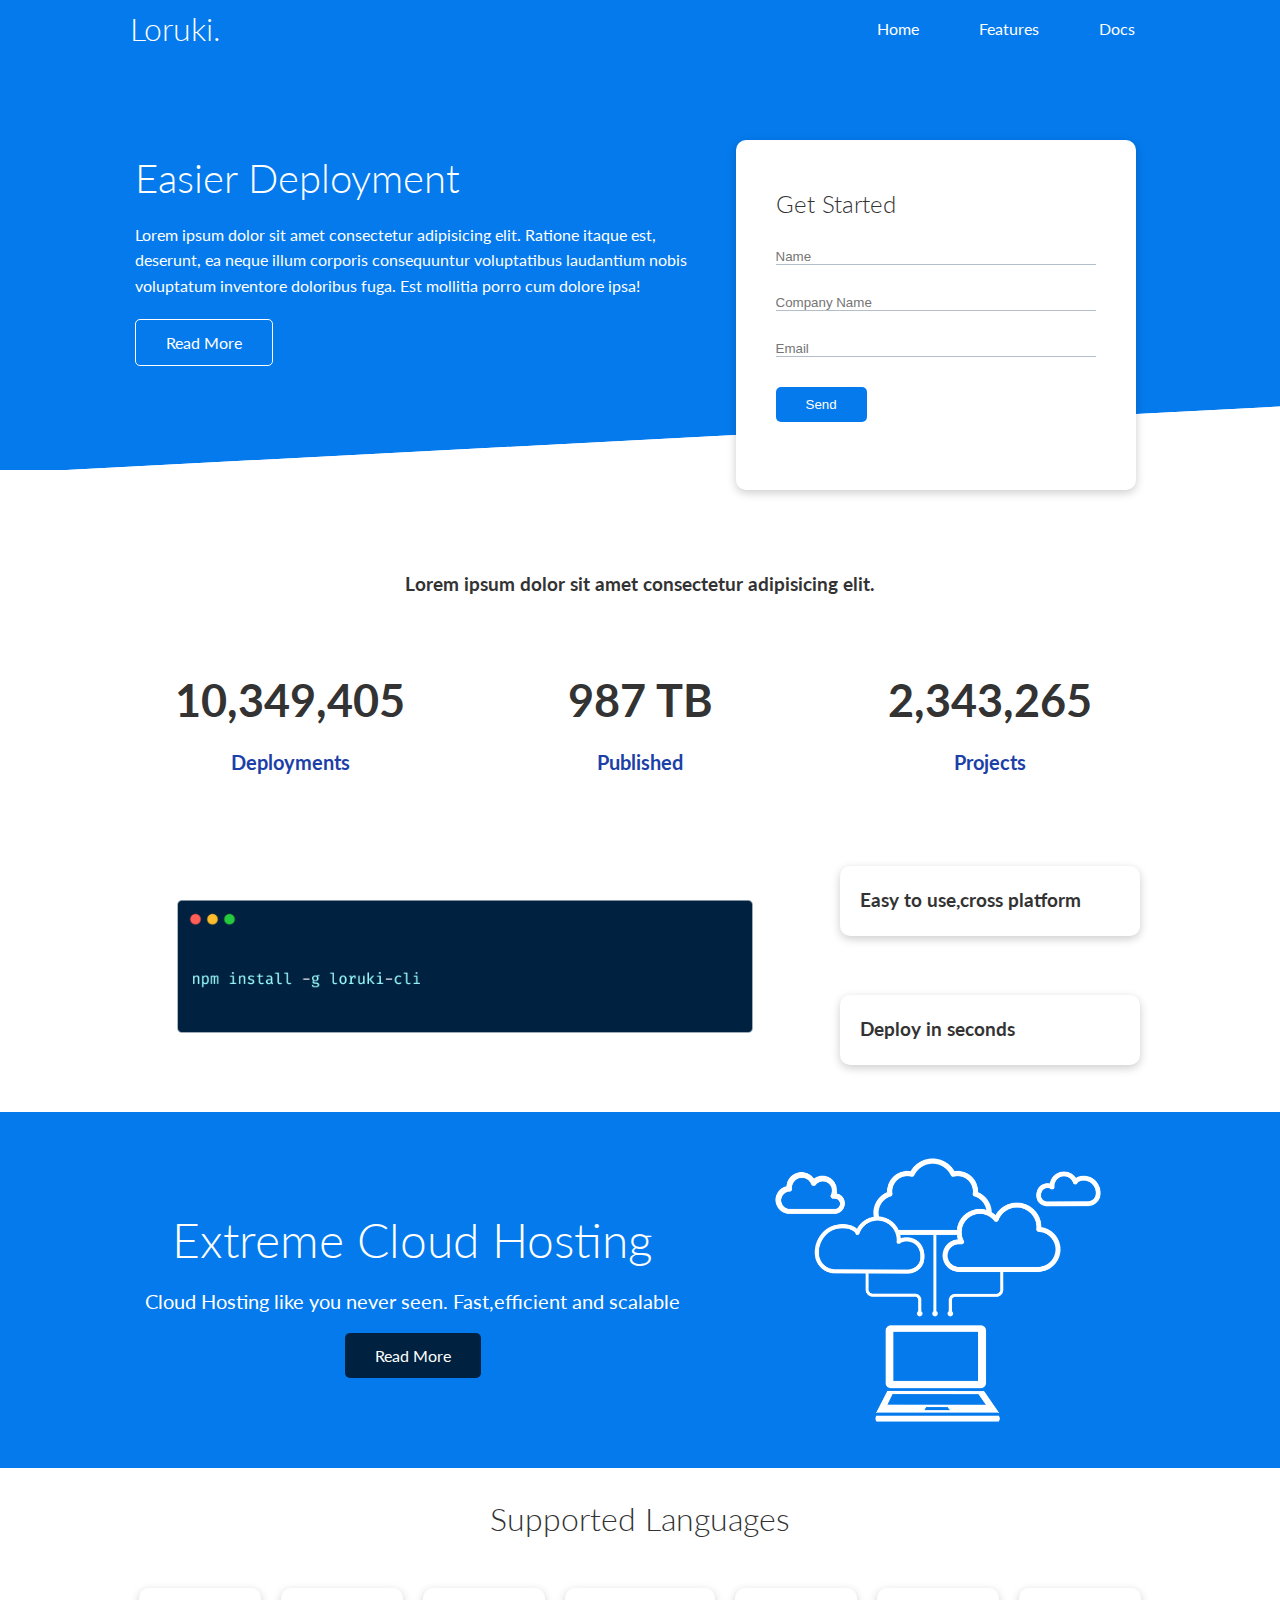
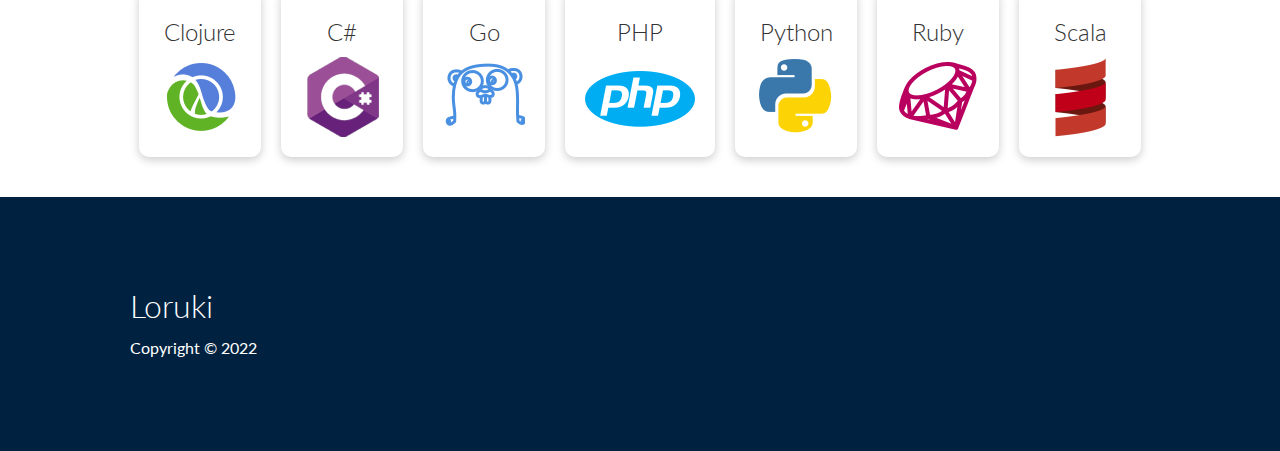
<file: index.html>
<html lang="en">
  <head>
    <meta charset="UTF-8" />
    <meta http-equiv="X-UA-Compatible" content="IE=edge" />
    <meta name="viewport" content="width=device-width, initial-scale=1.0" />
    <link
      rel="stylesheet"
      href="https://cdnjs.cloudflare.com/ajax/libs/font-awesome/6.1.1/css/all.min.css"
      integrity="sha512-KfkfwYDsLkIlwQp6LFnl8zNdLGxu9YAA1QvwINks4PhcElQSvqcyVLLD9aMhXd13uQjoXtEKNosOWaZqXgel0g=="
      crossorigin="anonymous"
      referrerpolicy="no-referrer"
    />
    <link rel="stylesheet" href="css/utilities.css" />
    <link rel="stylesheet" href="css/styles.css" />
    <title>Loruki | Cloud Hosting</title>
  </head>

  <body>
    <div class="navbar">
      <div class="container flex">
        <h1 class="logo">Loruki.</h1>
        <nav>
          <ul class="grid">
            <li><a href="index.html">Home</a></li>
            <li><a href="features.html">Features</a></li>
            <li><a href="docs.html">Docs</a></li>
          </ul>
        </nav>
      </div>
    </div>
    <!-- Showcase -->
    <section class="showcase">
      <div class="container grid">
        <div class="showcase-text">
          <h1>Easier Deployment</h1>
          <p>
            Lorem ipsum dolor sit amet consectetur adipisicing elit. Ratione
            itaque est, deserunt, ea neque illum corporis consequuntur
            voluptatibus laudantium nobis voluptatum inventore doloribus fuga.
            Est mollitia porro cum dolore ipsa!
          </p>
          <a href="features.html" class="btn btn-outline">Read More</a>
        </div>
        <div class="showcase-form card">
          <h2>Get Started</h2>
          <form>
            <div class="form-control">
              <input type="text" name="name" placeholder="Name" required />
            </div>
            <div class="form-control">
              <input
                type="text"
                name="company"
                placeholder="Company Name"
                required
              />
            </div>
            <div class="form-control">
              <input type="email" name="email" placeholder="Email" required />
            </div>
            <input type="submit" value="Send" class="btn btn-primary" />
          </form>
        </div>
      </div>
    </section>
    <!-- Stats -->
    <section class="stats">
      <div class="container">
        <h3 class="stats-heading text-center my-1">
          Lorem ipsum dolor sit amet consectetur adipisicing elit.
        </h3>
        <div class="grid grid-3 text-center my-4">
          <div>
            <i class="fas fa-upload fa-3x"></i>
            <h3>10,349,405</h3>
            <p class="text-secondary">Deployments</p>
          </div>
          <div>
            <i class="fas fa-server fa-3x"></i>
            <h3>987 TB</h3>
            <p class="text-secondary">Published</p>
          </div>
          <div>
            <i class="fas fa-project-diagram fa-3x"></i>
            <h3>2,343,265</h3>
            <p class="text-secondary">Projects</p>
          </div>
        </div>
      </div>
    </section>
    <!-- Cli -->
    <section class="cli">
      <div class="container grid">
        <img src="images/cli.png" alt="" />
        <div class="card">
          <h3>Easy to use,cross platform</h3>
        </div>
        <div class="card">
          <h3>Deploy in seconds</h3>
        </div>
      </div>
    </section>
    <!--  Cloud -->
    <section class="cloud bg-primary my-2 py-2">
      <div class="container grid">
        <div class="text-center">
          <h2 class="lg">Extreme Cloud Hosting</h2>
          <p class="lead my-1">
            Cloud Hosting like you never seen. Fast,efficient and scalable
          </p>
          <a href="features.html" class="btn btn-dark">Read More</a>
        </div>
        <img src="images/cloud.png" alt="" />
      </div>
    </section>
    <!-- Supported Languages -->
    <section class="languages">
      <h2 class="md text-center my-2">Supported Languages</h2>
      <div class="container flex">
        <div class="card">
          <h2>Clojure</h2>
          <img src="images/logos/clojure.png" alt="" />
        </div>
        <div class="card">
          <h2>C#</h2>
          <img src="images/logos/csharp.png" alt="" />
        </div>
        <div class="card">
          <h2>Go</h2>
          <img src="images/logos/go.png" alt="" />
        </div>
        <div class="card">
          <h2>PHP</h2>
          <img src="images/logos/php.png" alt="" />
        </div>
        <div class="card">
          <h2>Python</h2>
          <img src="images/logos/python.png" alt="" />
        </div>
        <div class="card">
          <h2>Ruby</h2>
          <img src="images/logos/ruby.png" alt="" />
        </div>
        <div class="card">
          <h2>Scala</h2>
          <img src="images/logos/scala.png" alt="" />
        </div>
      </div>
    </section>
    <!-- Footer -->
    <footer class="footer bg-dark py-5">
      <div class="container grid grid-3">
        <div>
          <h1>Loruki</h1>
          <p>Copyright &copy; 2022</p>
        </div>
        <nav>
          <ul>
            <li><a href="index.html"></a></li>
            <li><a href="features.html"></a></li>
            <li><a href="docs.html"></a></li>
          </ul>
        </nav>
        <div class="social">
          <a href="#"><i class="fab fa-github fa-2x"></i></a>
          <a href="#"><i class="fab fa-twitter fa-2x"></i></a>
          <a href="#"><i class="fab fa-facebook fa-2x"></i></a>
          <a href="#"><i class="fab fa-instagram fa-2x"></i></a>
        </div>
      </div>
    </footer>
  </body>
</html>
</file>
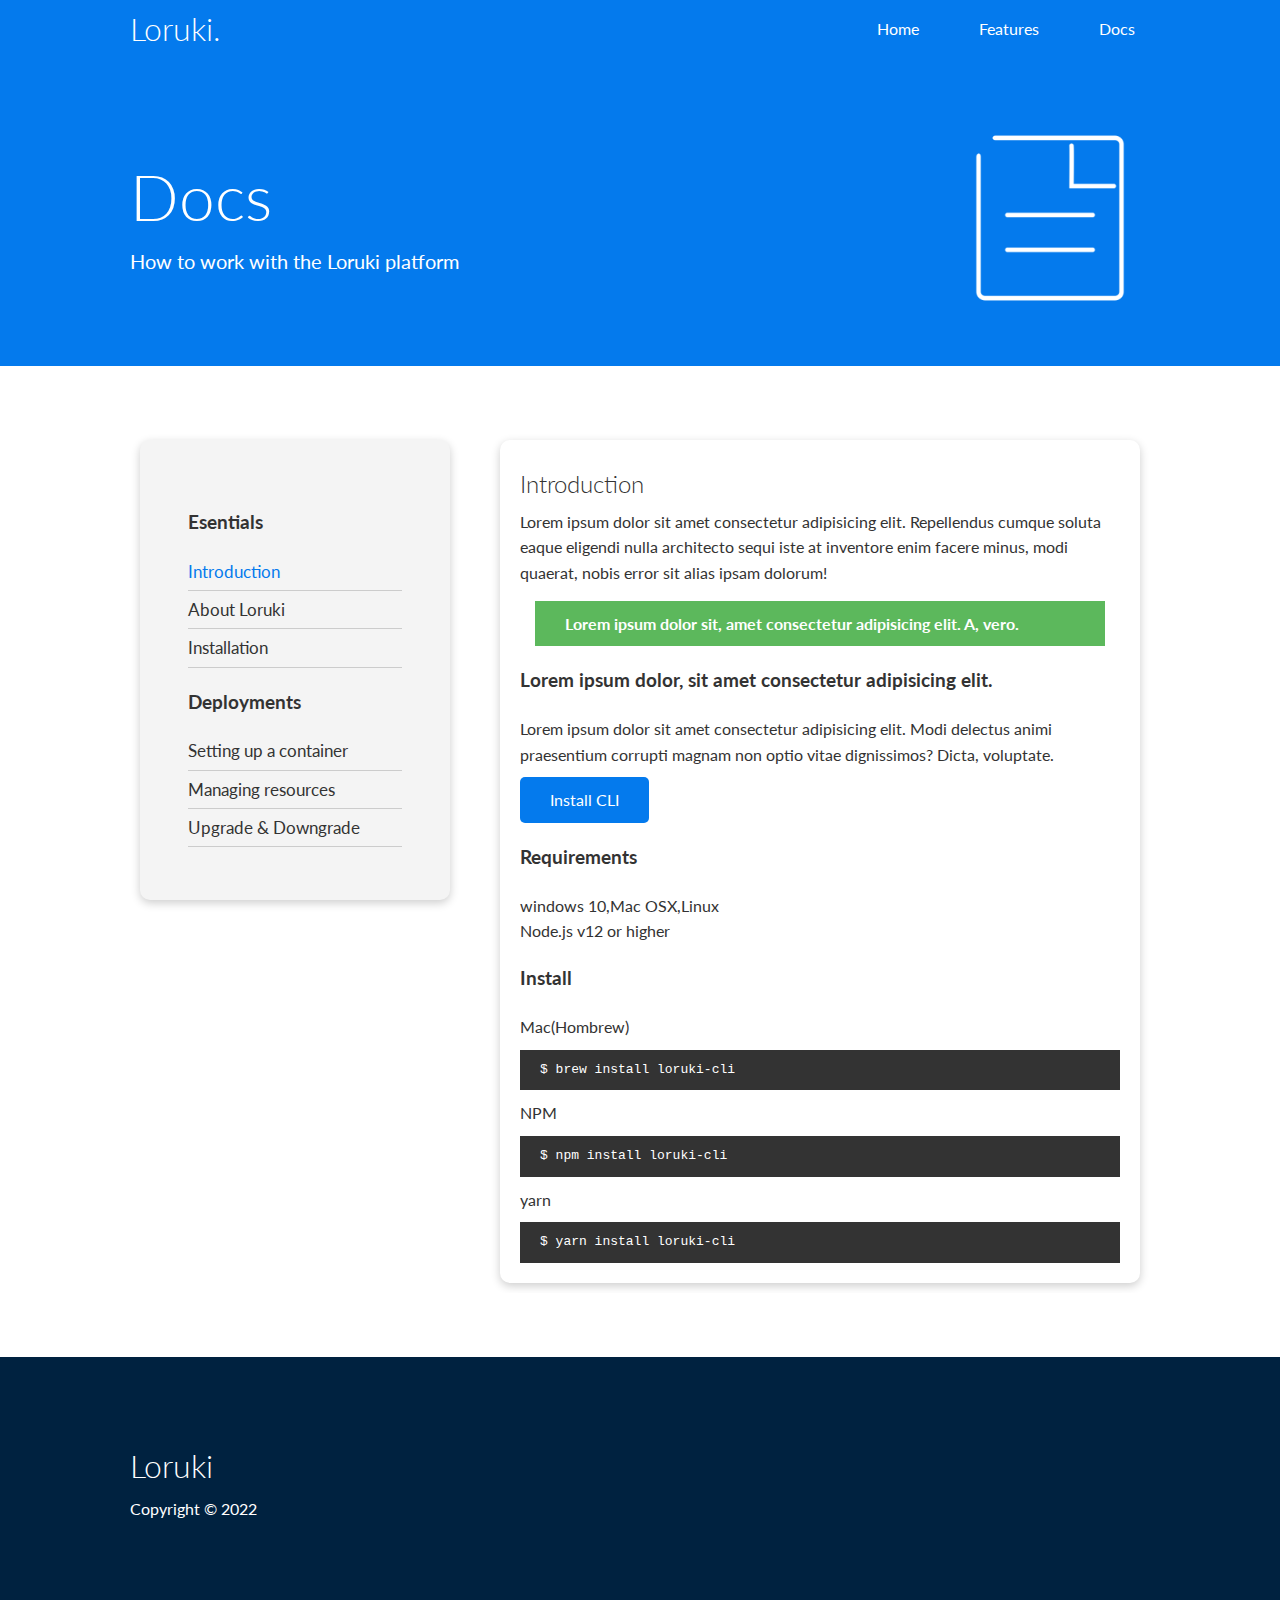
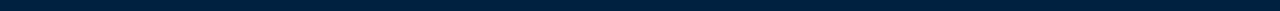
<file: docs.html>
<html lang="en">
  <head>
    <meta charset="UTF-8" />
    <meta http-equiv="X-UA-Compatible" content="IE=edge" />
    <meta name="viewport" content="width=device-width, initial-scale=1.0" />
    <link
      rel="stylesheet"
      href="https://cdnjs.cloudflare.com/ajax/libs/font-awesome/6.1.1/css/all.min.css"
      integrity="sha512-KfkfwYDsLkIlwQp6LFnl8zNdLGxu9YAA1QvwINks4PhcElQSvqcyVLLD9aMhXd13uQjoXtEKNosOWaZqXgel0g=="
      crossorigin="anonymous"
      referrerpolicy="no-referrer"
    />
    <link rel="stylesheet" href="css/utilities.css" />
    <link rel="stylesheet" href="css/styles.css" />
    <title>Loruki | Cloud Hosting</title>
  </head>

  <body>
    <!-- Navbar -->
    <div class="navbar">
      <div class="container flex">
        <h1 class="logo">Loruki.</h1>
        <nav>
          <ul class="grid">
            <li><a href="index.html">Home</a></li>
            <li><a href="features.html">Features</a></li>
            <li><a href="docs.html">Docs</a></li>
          </ul>
        </nav>
      </div>
    </div>
    <!-- Head -->
    <section class="docs-head bg-primary py-3">
      <div class="container grid">
        <div>
          <h1 class="xl">Docs</h1>
          <p class="lead">How to work with the Loruki platform</p>
        </div>
        <img src="images/docs.png" alt="" />
      </div>
    </section>
    <!-- Docs Main -->
    <section class="docs-main my-4">
      <div class="container grid">
        <div class="card bg-light p-3">
          <h3 class="my-2">Esentials</h3>
          <nav>
            <ul>
              <li><a class="text-primary" href="#">Introduction</a></li>
              <li><a href="#">About Loruki</a></li>
              <li><a href="#">Installation</a></li>
            </ul>
          </nav>

          <h3 class="my-2">Deployments</h3>
          <nav>
            <ul>
              <li><a href="#">Setting up a container</a></li>
              <li><a href="#">Managing resources</a></li>
              <li><a href="#">Upgrade & Downgrade</a></li>
            </ul>
          </nav>
        </div>
        <div class="card">
          <h2>Introduction</h2>
          <p>
            Lorem ipsum dolor sit amet consectetur adipisicing elit. Repellendus
            cumque soluta eaque eligendi nulla architecto sequi iste at
            inventore enim facere minus, modi quaerat, nobis error sit alias
            ipsam dolorum!
          </p>
          <div class="alert alert-success">
            <i class="fas-fa-info"></i>Lorem ipsum dolor sit, amet consectetur
            adipisicing elit. A, vero.
          </div>
          <h3>Lorem ipsum dolor, sit amet consectetur adipisicing elit.</h3>
          <p>
            Lorem ipsum dolor sit amet consectetur adipisicing elit. Modi
            delectus animi praesentium corrupti magnam non optio vitae
            dignissimos? Dicta, voluptate.
          </p>
          <a href="#" class="btn btn-primary">Install CLI</a>
          <h3>Requirements</h3>
          <ul>
            <li>windows 10,Mac OSX,Linux</li>
            <li>Node.js v12 or higher</li>
          </ul>
          <h3>Install</h3>
          <p>Mac(Hombrew)</p>
          <pre><code>$ brew install loruki-cli</code></pre>
          <p>NPM</p>
          <pre><code>$ npm install loruki-cli</code></pre>
          <p>yarn</p>
          <pre><code>$ yarn install loruki-cli</code></pre>
        </div>
      </div>
    </section>
    <!-- Footer -->
    <footer class="footer bg-dark py-5">
      <div class="container grid grid-3">
        <div>
          <h1>Loruki</h1>
          <p>Copyright &copy; 2022</p>
        </div>
        <nav>
          <ul>
            <li><a href="index.html"></a></li>
            <li><a href="features.html"></a></li>
            <li><a href="docs.html"></a></li>
          </ul>
        </nav>
        <div class="social">
          <a href="#"><i class="fab fa-github fa-2x"></i></a>
          <a href="#"><i class="fab fa-twitter fa-2x"></i></a>
          <a href="#"><i class="fab fa-facebook fa-2x"></i></a>
          <a href="#"><i class="fab fa-instagram fa-2x"></i></a>
        </div>
      </div>
    </footer>
  </body>
</html>
</file>
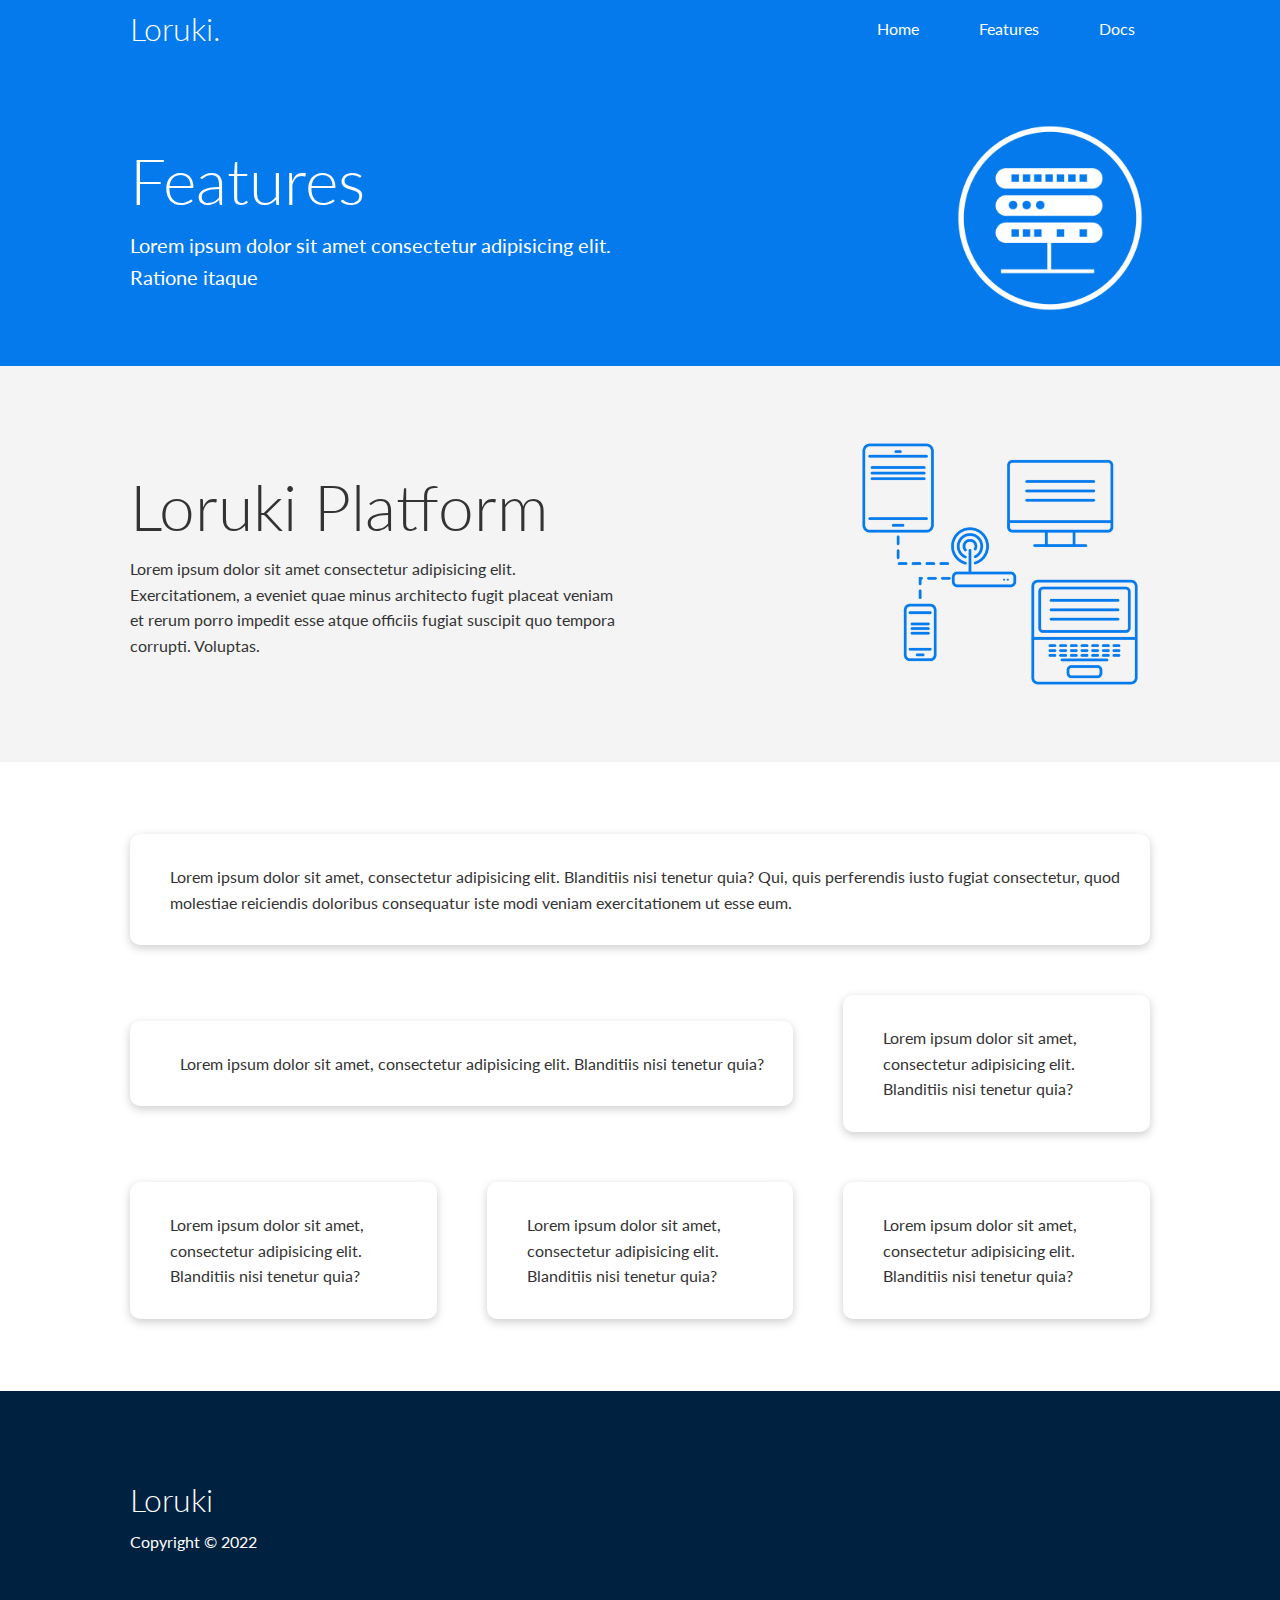
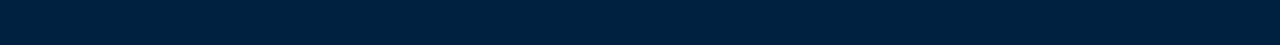
<file: features.html>
<html lang="en">
  <head>
    <meta charset="UTF-8" />
    <meta http-equiv="X-UA-Compatible" content="IE=edge" />
    <meta name="viewport" content="width=device-width, initial-scale=1.0" />
    <link
      rel="stylesheet"
      href="https://cdnjs.cloudflare.com/ajax/libs/font-awesome/6.1.1/css/all.min.css"
      integrity="sha512-KfkfwYDsLkIlwQp6LFnl8zNdLGxu9YAA1QvwINks4PhcElQSvqcyVLLD9aMhXd13uQjoXtEKNosOWaZqXgel0g=="
      crossorigin="anonymous"
      referrerpolicy="no-referrer"
    />
    <link rel="stylesheet" href="css/utilities.css" />
    <link rel="stylesheet" href="css/styles.css" />
    <title>Loruki | Cloud Hosting</title>
  </head>

  <body>
    <!-- Navbar -->
    <div class="navbar">
      <div class="container flex">
        <h1 class="logo">Loruki.</h1>
        <nav>
          <ul class="grid">
            <li><a href="index.html">Home</a></li>
            <li><a href="features.html">Features</a></li>
            <li><a href="docs.html">Docs</a></li>
          </ul>
        </nav>
      </div>
    </div>
    <!-- Head -->
    <section class="features-head bg-primary py-3">
      <div class="container grid">
        <div>
          <h1 class="xl">Features</h1>
          <p class="lead">
            Lorem ipsum dolor sit amet consectetur adipisicing elit. Ratione
            itaque
          </p>
        </div>
        <img src="images/server.png" alt="" />
      </div>
    </section>

    <!-- Sub head -->
    <section class="features-sub-head bg-light py-3">
      <div class="container grid">
        <div>
          <h1 class="xl">Loruki Platform</h1>
          <p>
            Lorem ipsum dolor sit amet consectetur adipisicing elit.
            Exercitationem, a eveniet quae minus architecto fugit placeat veniam
            et rerum porro impedit esse atque officiis fugiat suscipit quo
            tempora corrupti. Voluptas.
          </p>
        </div>
        <img src="images/server2.png" alt="" />
      </div>
    </section>
    <!-- Main -->
    <section class="features-main my-2">
      <div class="container grid grid-3">
        <div class="card flex">
          <i class="fas fa-server fa-3x"></i>
          <p>
            Lorem ipsum dolor sit amet, consectetur adipisicing elit. Blanditiis
            nisi tenetur quia? Qui, quis perferendis iusto fugiat consectetur,
            quod molestiae reiciendis doloribus consequatur iste modi veniam
            exercitationem ut esse eum.
          </p>
        </div>
        <div class="card flex">
          <i class="fas fa-server fa-3x"></i>
          <p>
            Lorem ipsum dolor sit amet, consectetur adipisicing elit. Blanditiis
            nisi tenetur quia?
          </p>
        </div>
        <div class="card flex">
          <i class="fas fa-server fa-3x"></i>
          <p>
            Lorem ipsum dolor sit amet, consectetur adipisicing elit. Blanditiis
            nisi tenetur quia?
          </p>
        </div>
        <div class="card flex">
          <i class="fas fa-server fa-3x"></i>
          <p>
            Lorem ipsum dolor sit amet, consectetur adipisicing elit. Blanditiis
            nisi tenetur quia?
          </p>
        </div>
        <div class="card flex">
          <i class="fas fa-server fa-3x"></i>
          <p>
            Lorem ipsum dolor sit amet, consectetur adipisicing elit. Blanditiis
            nisi tenetur quia?
          </p>
        </div>
        <div class="card flex">
          <i class="fas fa-server fa-3x"></i>
          <p>
            Lorem ipsum dolor sit amet, consectetur adipisicing elit. Blanditiis
            nisi tenetur quia?
          </p>
        </div>
      </div>
    </section>
    <!-- Footer -->
    <footer class="footer bg-dark py-5">
      <div class="container grid grid-3">
        <div>
          <h1>Loruki</h1>
          <p>Copyright &copy; 2022</p>
        </div>
        <nav>
          <ul>
            <li><a href="index.html"></a></li>
            <li><a href="features.html"></a></li>
            <li><a href="docs.html"></a></li>
          </ul>
        </nav>
        <div class="social">
          <a href="#"><i class="fab fa-github fa-2x"></i></a>
          <a href="#"><i class="fab fa-twitter fa-2x"></i></a>
          <a href="#"><i class="fab fa-facebook fa-2x"></i></a>
          <a href="#"><i class="fab fa-instagram fa-2x"></i></a>
        </div>
      </div>
    </footer>
  </body>
</html>
</file>
<file: css/utilities.css>
.container {
  max-width: 1100px;
  margin: 0 auto;
  overflow: auto;
  padding: 0 40px;
}
.flex {
  display: flex;
  justify-content: center;
  align-items: center;
}
.grid {
  display: grid;
  grid-template-columns: repeat(2, minmax(0, 1fr));
  gap: 30px;
  justify-content: center;
  align-items: center;
}
.grid-3 {
  grid-template-columns: repeat(3, minmax(0, 1fr));
}
.card {
  background-color: #fff;
  color: #333;
  border-radius: 10px;
  box-shadow: 0 3px 10px rgba(0, 0, 0, 0.2);
  padding: 20px;
  margin: 10px;
}
.btn {
  display: inline-block;
  background-color: var(--primary-color);
  color: #fff;
  border: none;
  border-radius: 5px;
  padding: 10px 30px;
  cursor: pointer;
}
.btn-outline {
  background-color: transparent;
  border: 1px solid #fff;
}
.btn:hover {
  transform: scale(0.98);
}
/* Backgrounds and Button Colors*/
.bg-primary,
.btn-primary {
  background-color: var(--primary-color);
  color: #fff;
}
.bg-secondary,
.btn-secondary {
  background-color: var(--secondary-color);
  color: #fff;
}
.bg-dark,
.btn-dark {
  background-color: var(--dark-color);
  color: #fff;
}
.bg-light,
.btn-light {
  background-color: var(--light-color);
  color: #333;
}
.bg-primary a,
.btn-primary a,
.bg-secondary a,
.btn-secondary a,
.bg-dark a,
.btn-dark a {
  color: #fff;
}
.text-center {
  text-align: center;
}
/* Texts */

.text-primary {
  color: var(--primary-color);
}
.text-secondary {
  color: var(--secondary-color);
}
.text-dark {
  color: var(--dark-color);
}
.text-light {
  color: var(--light-color);
}
/* ALert */
.alert {
  background-color: var(--light-color);
  padding: 10px 20px;
  font-weight: bold;
  margin: 15px;
}
.alert i {
  margin-right: 10px;
}
.alert-success {
  background-color: var(--success-color);
  color: #fff;
}
.alert-error {
  background-color: var(--error-color);
  color: #fff;
}
/* Text Sizes */
.lead {
  font-size: 20px;
}
.sm {
  font-size: 1rem;
}
.md {
  font-size: 2rem;
}
.lg {
  font-size: 3rem;
}
.xl {
  font-size: 4rem;
}
/* Margin */
.my-1 {
  margin: 1rem 0;
}
.my-2 {
  margin: 2rem 0;
}
.my-3 {
  margin: 3rem 0;
}
.my-4 {
  margin: 4rem 0;
}
.my-5 {
  margin: 5rem 0;
}
.m-1 {
  margin: 1rem;
}
.m-2 {
  margin: 2rem;
}
.m-3 {
  margin: 3rem;
}
.m-4 {
  margin: 4rem;
}
.m-5 {
  margin: 5rem;
}
/* Padding */
.py-1 {
  padding: 1rem 0;
}
.py-2 {
  padding: 2rem 0;
}
.py-3 {
  padding: 3rem 0;
}
.py-4 {
  padding: 4rem 0;
}
.py-5 {
  padding: 5rem 0;
}
.p-1 {
  padding: 1rem;
}
.p-2 {
  padding: 2rem;
}
.p-3 {
  padding: 3rem;
}
.p-4 {
  padding: 4rem;
}
.p-5 {
  padding: 5rem;
}
</file>
<file: css/styles.css>
@import url("https://fonts.googleapis.com/css2?family=Lato:wght@300&family=Plus+Jakarta+Sans:wght@200&display=swap");
:root {
  --primary-color: #047aed;
  --secondary-color: #1c3fa8;
  --dark-color: #002240;
  --light-color: #f4f4f4;
  --success-color: #5cb85c;
  --error-color: #d9534f;
}
* {
  box-sizing: border-box;
  padding: 0;
  margin: 0;
}
body {
  font-family: "Lato", "sans-serif";
  color: #333;
  line-height: 1.6;
}
ul {
  list-style-type: none;
}
a {
  text-decoration: none;
  color: #333;
}
h1,
h2 {
  font-weight: 300;
  line-height: 1.2;
  margin: 10px 0;
}
p {
  margin: 10px 0;
}
img {
  width: 100%;
}
code,
pre {
  background-color: #333;
  color: #fff;
  padding: 10px;
}
/* Navbar */
.navbar {
  background-color: var(--primary-color);
  color: #fff;
  height: 70px;
}
.navbar .flex {
  justify-content: space-between;
}
.navbar ul {
  display: flex;
}
.navbar a {
  color: #fff;
  padding: 10px;
  margin: 0 5px;
}
.navbar a:hover {
  border-bottom: 2px solid #fff;
}
/* Showcase */
.showcase {
  background-color: var(--primary-color);
  height: 400px;
  color: #fff;
  position: relative;
}
.showcase h1 {
  font-size: 40px;
}
.showcase p {
  margin: 20px 0;
}
.showcase .grid {
  grid-template-columns: 55% auto;
  overflow: visible;
  gap: 30px;
}
.showcase-text {
  animation: slideInFromLeft 1s ease-in;
}
.showcase-form {
  position: relative;
  top: 60px;
  height: 350px;
  width: 400px;
  padding: 40px;
  z-index: 100;
  justify-self: flex-end;
  animation: slideInFromRight 1s ease-in;
}
.showcase-form .form-control {
  margin: 30px 0;
}
.showcase-form input[type="text"],
.showcase-form input[type="email"] {
  border: 0;
  border-bottom: 1px solid #b4becb;
  width: 100%;
}
.showcase-form input:focus {
  outline: 0;
}
.showcase::before,
.showcase::after {
  content: "";
  position: absolute;
  height: 100px;
  bottom: -70px;
  right: 0;
  left: 0;
  background-color: #fff;
  transform: skewY(-3deg);
}
/* Stats */
.stats {
  padding-top: 100px;
  animation: slideInFromBottom 1s ease-in;
}
.stats .container {
  overflow: hidden;
}
.stats-heading {
  max-width: 500px;
  margin: auto;
}
.stats .grid h3 {
  font-size: 45px;
}
.stats .grid p {
  font-size: 20px;
  font-weight: bold;
}
/* Cli */
.cli .grid {
  grid-template-columns: repeat(3, minmax(0, 1fr));
  grid-template-rows: repeat(2, minmax(0, 1fr));
}
.cli .grid > *:first-child {
  grid-column: 1 / span 2;
  grid-row: 1 / span 2;
}
/*  Cloud */
.cloud .grid {
  grid-template-columns: 4fr 3fr;
}
/* Supported Languages */
.languages .container {
  max-width: 1200px;
  margin: auto;
}
.languages .flex {
  flex-wrap: wrap;
}
.languages .card {
  text-align: center;
  margin: 18px 10px 40px;
  transition: transform 0.3s ease-in-out;
}
.languages .card h4 {
  font-size: 20px;
  margin-bottom: 10px;
}
.languages .card:hover {
  transform: translateY(-15px);
}
/* Features */
.features-head img,
.docs-head img {
  width: 200px;
  justify-self: end;
}
.features-sub-head img {
  width: 300px;
  justify-self: end;
}
.features-main .card > i {
  margin-right: 20px;
}
.features-main .grid {
  padding: 30px;
}
.features-main .grid > *:first-child {
  grid-column: 1 / span 3;
}
.features-main .grid > *:nth-child(2) {
  grid-column: 1 / span 2;
}
/* Docs */
.docs-main h3 {
  margin: 20px 0;
}
.docs-main .grid {
  grid-template-columns: 1fr 2fr;
  align-items: flex-start;
}
.docs-main nav li {
  font-size: 17px;
  padding-bottom: 5px;
  margin-bottom: 5px;
  border-bottom: 1px solid #ccc;
}
.docs-main li:hover {
  font-weight: bold;
}
/* Footer */
.footer .social a {
  margin: 0 10px;
}
/* Animations */
@keyframes slideInFromLeft {
  0% {
    transform: translateX(-100%);
  }
  100% {
    transform: translateX(0);
  }
}
@keyframes slideInFromRight {
  0% {
    transform: translateX(100%);
  }
  100% {
    transform: translateX(0);
  }
}
@keyframes slideInFromTop {
  0% {
    transform: translateY(-100%);
  }
  100% {
    transform: translateY(0);
  }
}

@keyframes slideInFromBottom {
  0% {
    transform: translateY(100%);
  }
  100% {
    transform: translateY(0);
  }
}

/* Tablets and under */
@media (max-width: 768px) {
  .grid,
  .showcase .grid,
  .stats .grid,
  .cli .grid,
  .cloud .grid,
  .features-main .grid,
  .docs-main .grid {
    grid-template-columns: 1fr;
    grid-template-rows: 1fr;
  }
  .showcase {
    height: auto;
  }
  .showcase-text {
    text-align: center;
    margin-top: 40px;
    animation: slideInFromTop 1s ease-in;
  }
  .showcase-form {
    justify-self: center;
    margin: auto;
    animation: slideInFromBottom 1s ease-in;
  }
  .cli .grid > *:first-child {
    grid-column: 1;
    grid-row: 1;
  }
  .features-head,
  .features-sub-head,
  .docs-head {
    text-align: center;
  }
  .features-head img,
  .features-sub-head img,
  .docs-head img {
    justify-self: center;
  }
  .features-main .grid > *:first-child,
  .features-main .grid > *:nth-child(2) {
    grid-column: 1;
  }
}
/* Mobile */
@media (max-width: 500px) {
  .navbar {
    height: 110px;
  }
  .navbar .flex {
    flex-direction: column;
  }
  .navbar ul {
    padding: 10px;
    background-color: rgba(0, 0, 0, 0.1);
  }
}
</file>
